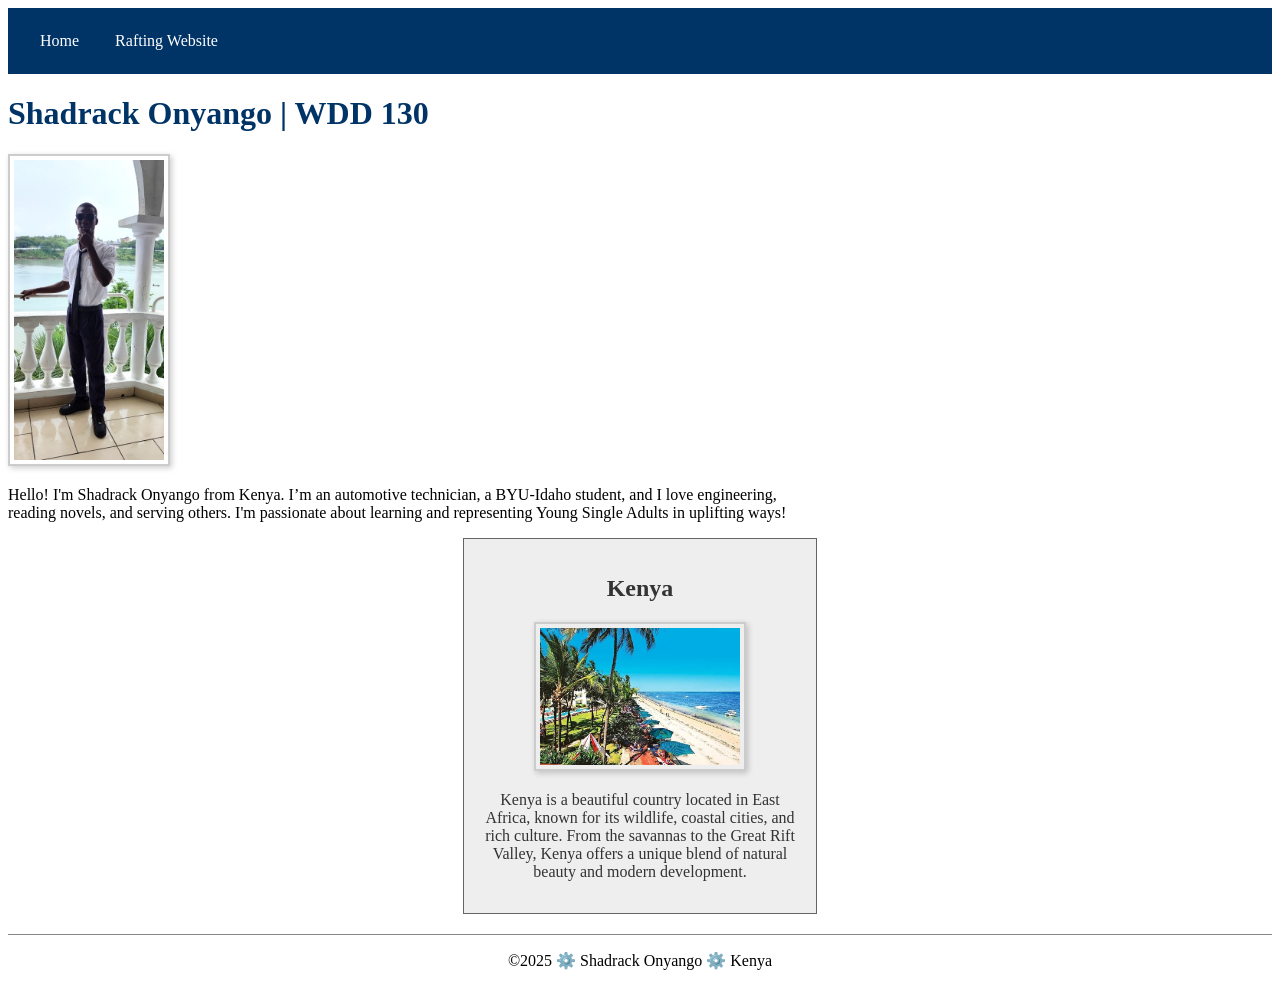
<file: index.html>
<!DOCTYPE html>
<html lang="en-US">
  
  <head>
    <meta charset="utf-8">
    <meta name="viewport" content="width=device-width,initial-scale=1.0">
    <meta name="description" content="Shadrack Onyango's homepage for WDD 130. Learn more about Shadrack, his interests, and web development journey.">
    <meta name="author" content="Shadrack Onyango">
      
    <title>Shadrack Onyango | WDD 130</title>
    <link rel="stylesheet" href="styles/styles.css">

  </head>
  <body>
    <header>
      <nav>
        <a href="#">Home</a>
        <a href="wwr/">Rafting Website</a>
      </nav>
    </header>

  <div class="grid">
    <main>
      <h1>Shadrack Onyango | WDD 130</h1>
      <img src="images/profile.jpg" alt="My profile image" >
      <p>Hello! I'm Shadrack Onyango from Kenya. I’m an automotive technician, a BYU-Idaho student, and I love engineering, reading novels, and serving others. I'm passionate about learning and representing Young Single Adults in uplifting ways!</p>
    </main>
    
    <aside>
      <h2>Kenya</h2>
      <img src="images/kenya.jpg" alt="Scenic view of Kenya" >
      <p>Kenya is a beautiful country located in East Africa, known for its wildlife, coastal cities, and rich culture. From the savannas to the Great Rift Valley, Kenya offers a unique blend of natural beauty and modern development.</p>
    </aside>
  </div>   
    
    <footer>
      <p>&copy;2025 ⚙️ Shadrack Onyango ⚙️ Kenya</p>
    </footer>
  </body>
</html>
</file>
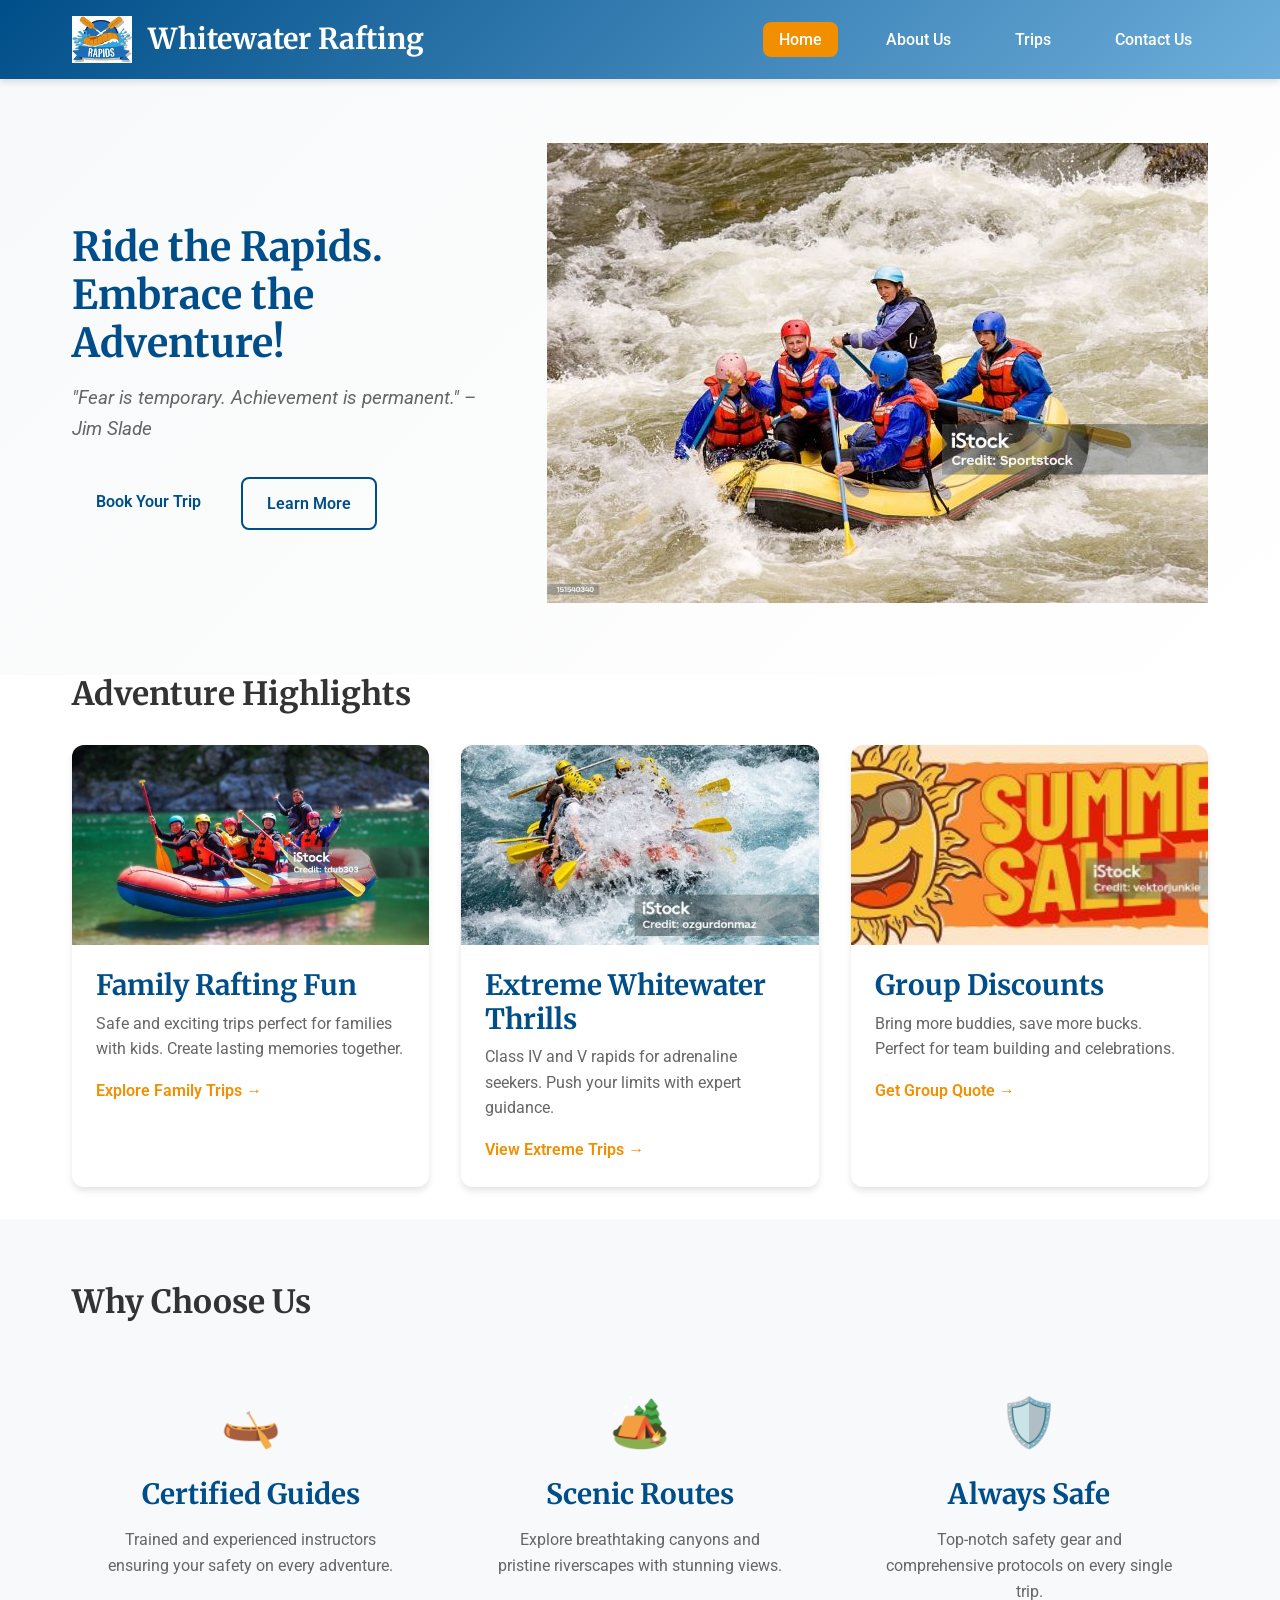
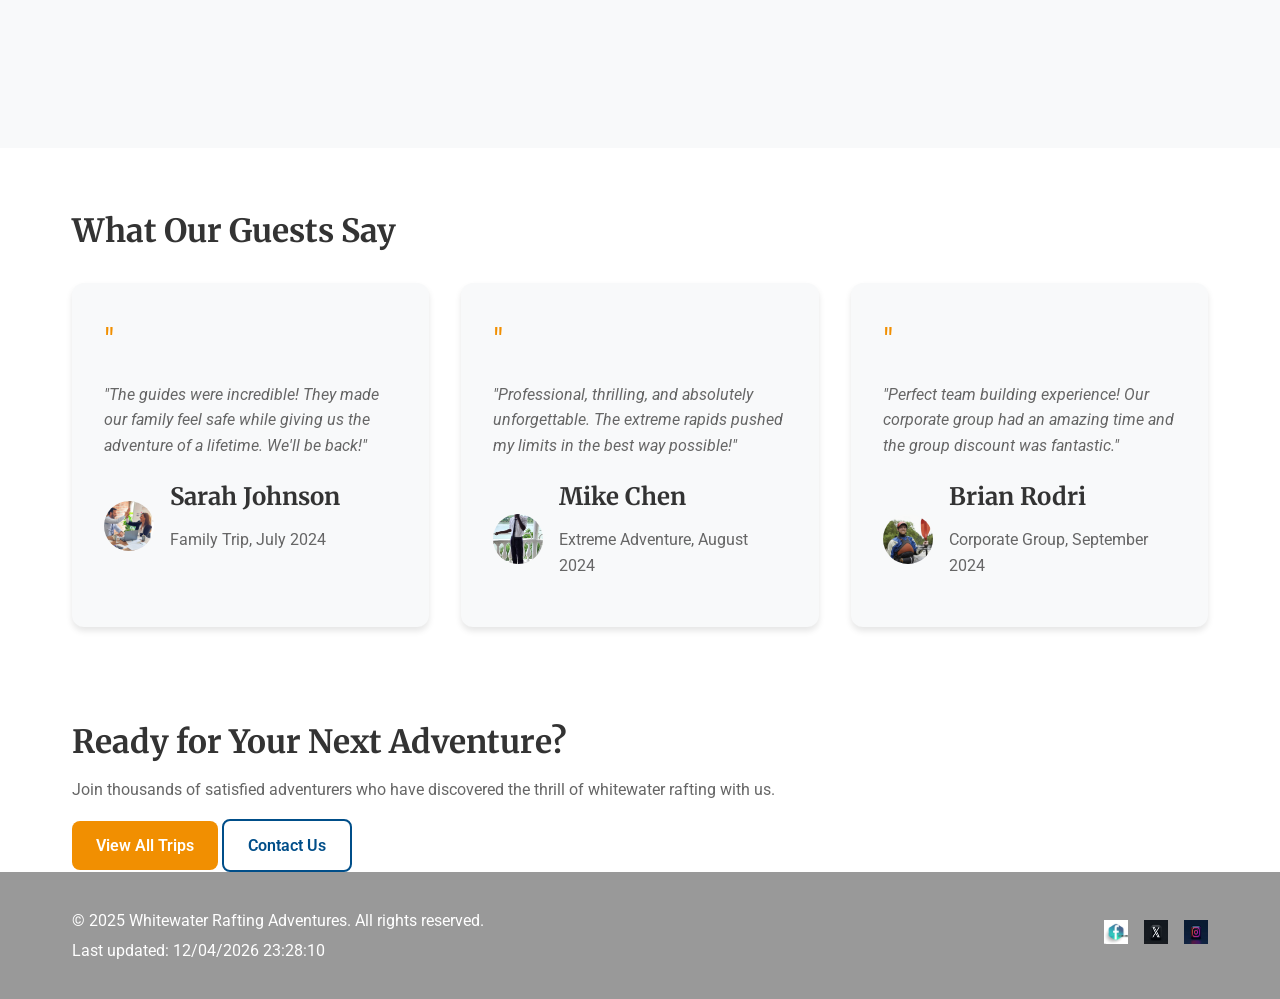
<file: wwr/index.html>
<!DOCTYPE html>
<html lang="en-US">
<head>
  <meta charset="utf-8">
  <meta name="viewport" content="width=device-width, initial-scale=1.0">
  <meta name="description" content="Thrilling whitewater rafting adventures, expert guides, and unforgettable journeys. Book yours today!">
  <meta name="author" content="Shadrack Onyango">
  <title>Whitewater Rafting Adventures | Home</title>

  <!-- Google Fonts -->
  <link rel="preconnect" href="https://fonts.googleapis.com">
  <link rel="preconnect" href="https://fonts.gstatic.com" crossorigin>
  <link href="https://fonts.googleapis.com/css2?family=Merriweather:wght@700&family=Roboto:wght@400;700&display=swap" rel="stylesheet">

  <link rel="stylesheet" href="styles/complete-styles.css">
</head>
<body>
  <!-- Header & Navigation -->
  <header class="header">
    <div class="container">
      <div class="nav-wrapper">
        <div class="logo-section">
          <img src="images/logo.png" alt="Whitewater Rafting Adventures Logo" class="logo">
          <h1>Whitewater Rafting</h1>
        </div>
        <nav class="main-nav">
          <ul class="nav-list">
            <li><a href="index.html" class="nav-link active">Home</a></li>
            <li><a href="about.html" class="nav-link">About Us</a></li>
            <li><a href="trips.html" class="nav-link">Trips</a></li>
            <li><a href="contact.html" class="nav-link">Contact Us</a></li>
          </ul>
        </nav>
      </div>
    </div>
  </header>

  <!-- Hero Section with Enhanced Layout -->
  <section class="hero-section">
    <div class="container">
      <div class="hero-grid">
        <div class="hero-content">
          <h2 class="hero-title">Ride the Rapids. Embrace the Adventure!</h2>
          <p class="hero-quote">"Fear is temporary. Achievement is permanent." – Jim Slade</p>
          <div class="hero-actions">
            <a href="trips.html" class="btn-cta">Book Your Trip</a>
            <a href="about.html" class="btn-secondary">Learn More</a>
          </div>
        </div>
        <div class="hero-visual">
          <img src="images/hero.jpg" alt="White water rafting adventure" class="hero-image">
        </div>
      </div>
    </div>
  </section>

  <!-- Adventure Highlights with Card Layout -->
  <section class="adventures-section">
    <div class="container">
      <h2 class="section-title">Adventure Highlights</h2>
      <div class="adventures-grid">
        <div class="adventure-card">
          <div class="card-image">
            <img src="images/family-rafting.jpg" alt="Family rafting fun" loading="lazy">
          </div>
          <div class="card-content">
            <h3>Family Rafting Fun</h3>
            <p>Safe and exciting trips perfect for families with kids. Create lasting memories together.</p>
            <a href="trips.html" class="card-link">Explore Family Trips →</a>
          </div>
        </div>

        <div class="adventure-card">
          <div class="card-image">
            <img src="images/whitewater-thrill.jpg" alt="Extreme whitewater" loading="lazy">
          </div>
          <div class="card-content">
            <h3>Extreme Whitewater Thrills</h3>
            <p>Class IV and V rapids for adrenaline seekers. Push your limits with expert guidance.</p>
            <a href="trips.html" class="card-link">View Extreme Trips →</a>
          </div>
        </div>

        <div class="adventure-card">
          <div class="card-image">
            <img src="images/group-discount.jpg" alt="Group rafting discount" loading="lazy">
          </div>
          <div class="card-content">
            <h3>Group Discounts</h3>
            <p>Bring more buddies, save more bucks. Perfect for team building and celebrations.</p>
            <a href="contact.html" class="card-link">Get Group Quote →</a>
          </div>
        </div>
      </div>
    </div>
  </section>

  <!-- Why Choose Us with Icon Grid -->
  <section class="features-section">
    <div class="container">
      <h2 class="section-title">Why Choose Us</h2>
      <div class="features-grid">
        <div class="feature-item">
          <div class="feature-icon">🛶</div>
          <h3>Certified Guides</h3>
          <p>Trained and experienced instructors ensuring your safety on every adventure.</p>
        </div>
        <div class="feature-item">
          <div class="feature-icon">🏕️</div>
          <h3>Scenic Routes</h3>
          <p>Explore breathtaking canyons and pristine riverscapes with stunning views.</p>
        </div>
        <div class="feature-item">
          <div class="feature-icon">🛡️</div>
          <h3>Always Safe</h3>
          <p>Top-notch safety gear and comprehensive protocols on every single trip.</p>
        </div>
      </div>
    </div>
  </section>

  <!-- Testimonials with Enhanced Cards -->
  <section class="testimonials-section">
    <div class="container">
      <h2 class="section-title">What Our Guests Say</h2>
      <div class="testimonials-grid">
        <div class="testimonial-card">
          <div class="quote-icon">"</div>
          <p class="testimonial-text">"The guides were incredible! They made our family feel safe while giving us the adventure of a lifetime. We'll be back!"</p>
          <div class="testimonial-author">
            <img src="images/happy-customer.jpg" alt="Sarah Johnson" class="author-image">
            <div class="author-info">
              <h4>Sarah Johnson</h4>
              <p>Family Trip, July 2024</p>
            </div>
          </div>
        </div>

        <div class="testimonial-card">
          <div class="quote-icon">"</div>
          <p class="testimonial-text">"Professional, thrilling, and absolutely unforgettable. The extreme rapids pushed my limits in the best way possible!"</p>
          <div class="testimonial-author">
            <img src="images/profile.jpg" alt="Mike Chen" class="author-image">
            <div class="author-info">
              <h4>Mike Chen</h4>
              <p>Extreme Adventure, August 2024</p>
            </div>
          </div>
        </div>

        <div class="testimonial-card">
          <div class="quote-icon">"</div>
          <p class="testimonial-text">"Perfect team building experience! Our corporate group had an amazing time and the group discount was fantastic."</p>
          <div class="testimonial-author">
            <img src="images/employee1.jpg" alt="Lisa Rodriguez" class="author-image">
            <div class="author-info">
              <h4>Brian Rodri</h4>
              <p>Corporate Group, September 2024</p>
            </div>
          </div>
        </div>
      </div>
    </div>
  </section>

  <!-- Call to Action Section -->
  <section class="cta-section">
    <div class="container">
      <div class="cta-content">
        <h2>Ready for Your Next Adventure?</h2>
        <p>Join thousands of satisfied adventurers who have discovered the thrill of whitewater rafting with us.</p>
        <div class="cta-buttons">
          <a href="trips.html" class="btn-primary">View All Trips</a>
          <a href="contact.html" class="btn-outline">Contact Us</a>
        </div>
      </div>
    </div>
  </section>

  <!-- Footer -->
  <footer class="footer">
    <div class="container">
      <div class="footer-content">
        <div class="footer-info">
          <p>&copy; 2025 Whitewater Rafting Adventures. All rights reserved.</p>
          <p>Last updated: <span id="last-updated"></span></p>
        </div>
        <div class="social-links">
          <a href="https://facebook.com" target="_blank" aria-label="Facebook">
            <img src="images/facebook.png" alt="Facebook">
          </a>
          <a href="https://twitter.com" target="_blank" aria-label="Twitter">
            <img src="images/twitter.png" alt="Twitter">
          </a>
          <a href="https://instagram.com" target="_blank" aria-label="Instagram">
            <img src="images/instagram.png" alt="Instagram">
          </a>
        </div>
      </div>
    </div>
  </footer>

  <script>
    // Update last modified date
    document.getElementById('last-updated').textContent = document.lastModified;
  </script>
</body>
</html>
</file>
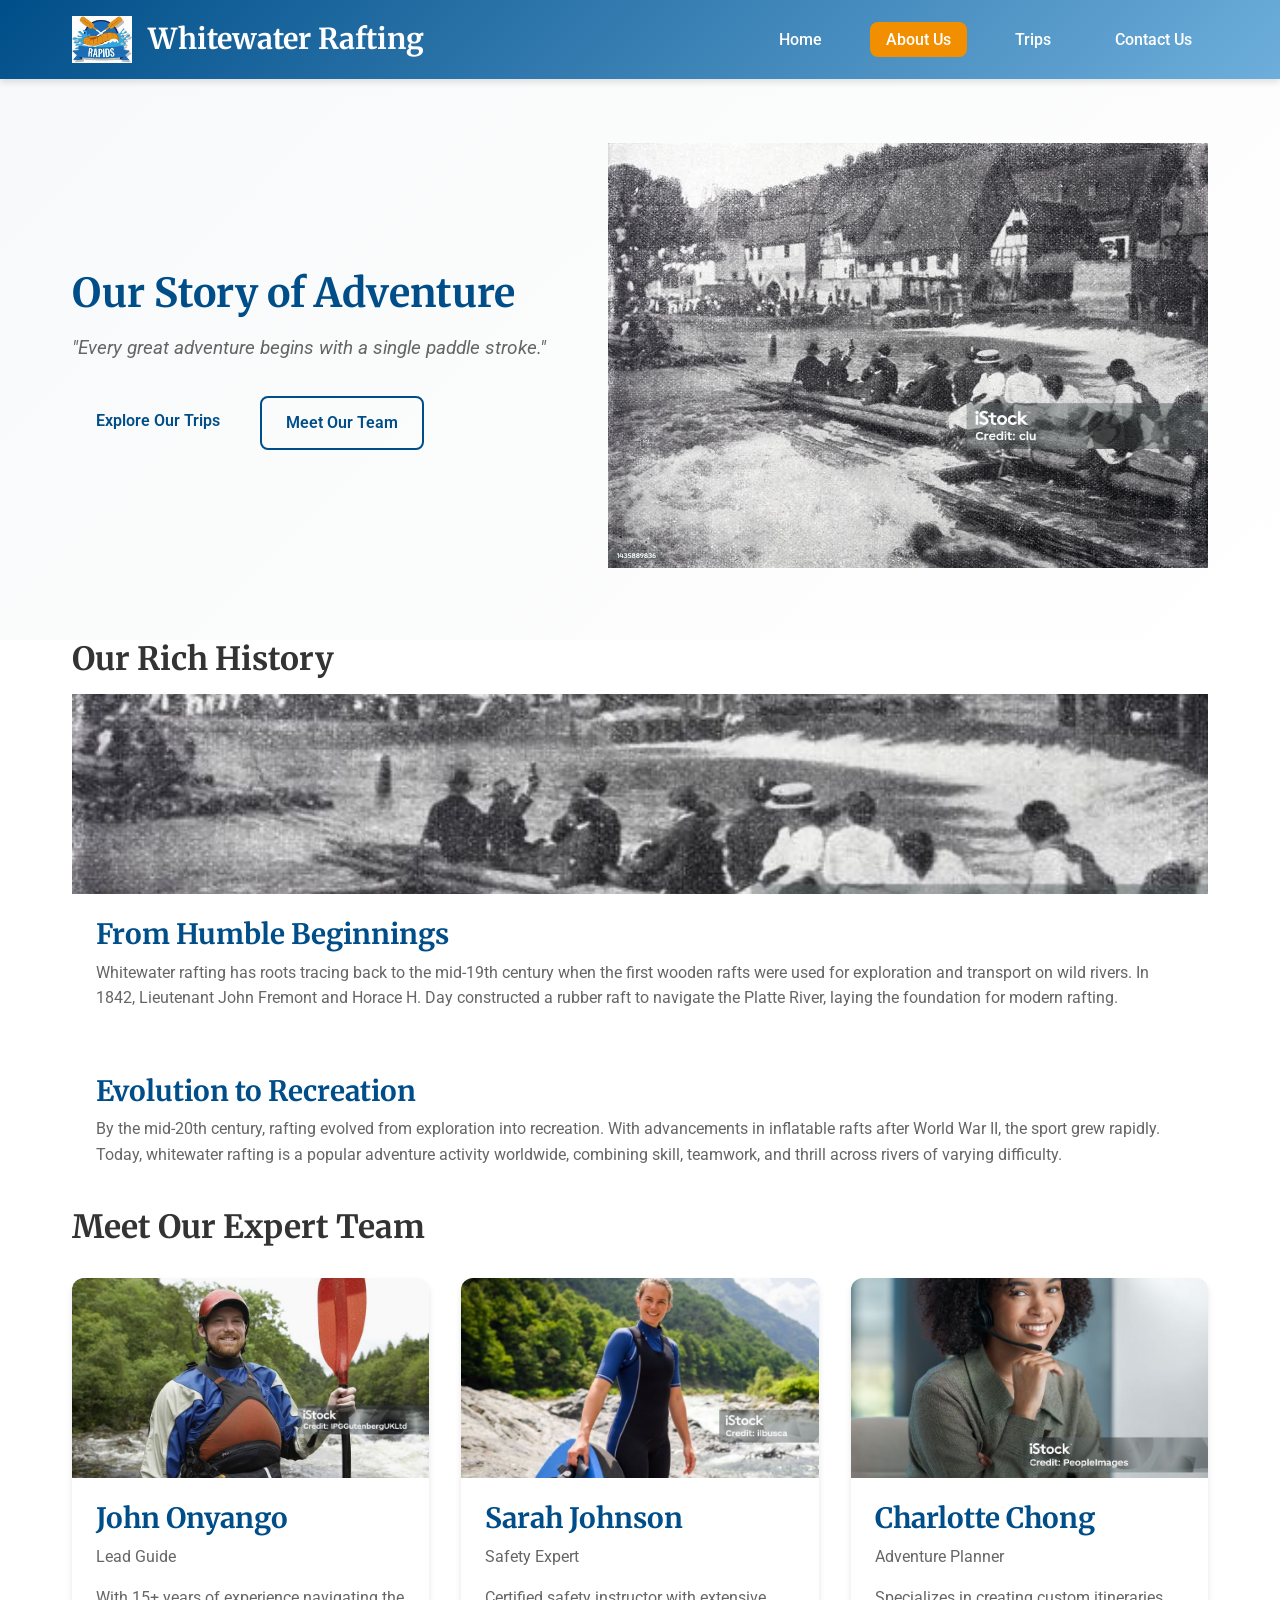
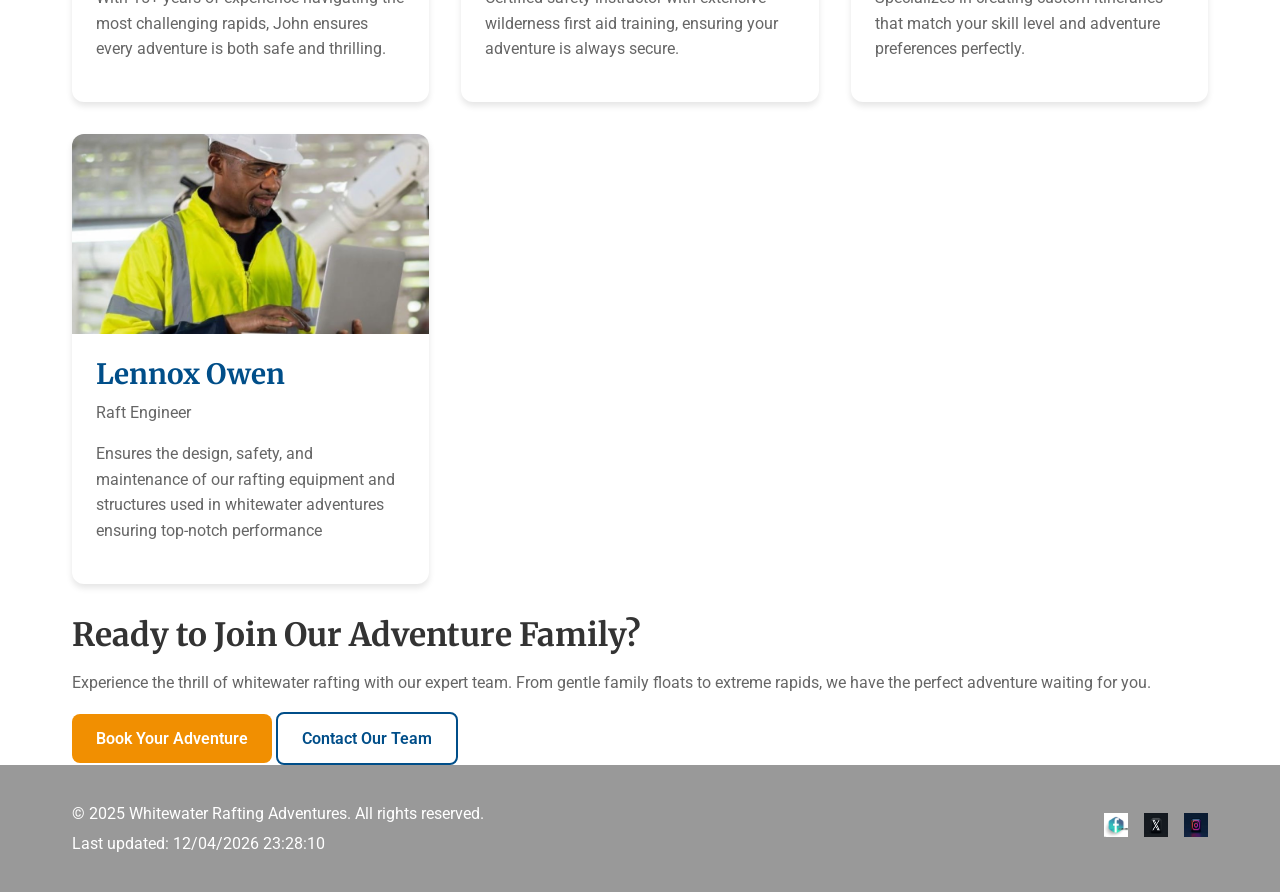
<file: wwr/about.html>
<!DOCTYPE html>
<html lang="en-US">
<head>
  <meta charset="utf-8">
  <meta name="viewport" content="width=device-width, initial-scale=1.0">
  <meta name="description" content="Learn about our whitewater rafting company's history, mission, and expert team.">
  <meta name="author" content="Shadrack Onyango">
  <title>About Us | Whitewater Rafting Adventures</title>

  <!-- Google Fonts -->
  <link rel="preconnect" href="https://fonts.googleapis.com">
  <link rel="preconnect" href="https://fonts.gstatic.com" crossorigin>
  <link href="https://fonts.googleapis.com/css2?family=Merriweather:wght@700&family=Roboto:wght@400;700&display=swap" rel="stylesheet">

  <link rel="stylesheet" href="styles/complete-styles.css">
</head>
<body>
  <!-- Header & Navigation -->
  <header class="header">
    <div class="container">
      <div class="nav-wrapper">
        <div class="logo-section">
          <img src="images/logo.png" alt="Whitewater Rafting Adventures Logo" class="logo">
          <h1>Whitewater Rafting</h1>
        </div>
        <nav class="main-nav">
          <ul class="nav-list">
            <li><a href="index.html" class="nav-link">Home</a></li>
            <li><a href="about.html" class="nav-link active">About Us</a></li>
            <li><a href="trips.html" class="nav-link">Trips</a></li>
            <li><a href="contact.html" class="nav-link">Contact Us</a></li>
          </ul>
        </nav>
      </div>
    </div>
  </header>

  <!-- Hero Section -->
  <section class="hero-section">
    <div class="container">
      <div class="hero-grid">
        <div class="hero-content">
          <h2 class="hero-title">Our Story of Adventure</h2>
          <p class="hero-quote">"Every great adventure begins with a single paddle stroke."</p>
          <div class="hero-actions">
            <a href="trips.html" class="btn-cta">Explore Our Trips</a>
            <a href="contact.html" class="btn-secondary">Meet Our Team</a>
          </div>
        </div>
        <div class="hero-visual">
          <img src="images/history.jpg" alt="Rafting team on the river" class="hero-image">
        </div>
      </div>
    </div>
  </section>

  <!-- History Section -->
  <section class="history-section">
    <div class="container">
      <h2 class="section-title">Our Rich History</h2>
      <div class="history-grid">
        <div class="history-card">
          <div class="card-image">
            <img src="images/history.jpg" alt="Rafting History" loading="lazy">
          </div>
          <div class="card-content">
            <h3>From Humble Beginnings</h3>
            <p>Whitewater rafting has roots tracing back to the mid-19th century when the first wooden rafts were used for exploration and transport on wild rivers. In 1842, Lieutenant John Fremont and Horace H. Day constructed a rubber raft to navigate the Platte River, laying the foundation for modern rafting.</p>
          </div>
        </div>
        <div class="history-card">
          <div class="card-content">
            <h3>Evolution to Recreation</h3>
            <p>By the mid-20th century, rafting evolved from exploration into recreation. With advancements in inflatable rafts after World War II, the sport grew rapidly. Today, whitewater rafting is a popular adventure activity worldwide, combining skill, teamwork, and thrill across rivers of varying difficulty.</p>
          </div>
        </div>
      </div>
    </div>
  </section>

  <!-- Our Team Section -->
  <section class="team-section">
    <div class="container">
      <h2 class="section-title">Meet Our Expert Team</h2>
      <div class="team-grid">
        <div class="team-card">
          <div class="card-image">
            <img src="images/employee1.jpg" alt="John Onyango - Lead Guide" loading="lazy">
          </div>
          <div class="card-content">
            <h3>John Onyango</h3>
            <p class="team-role">Lead Guide</p>
            <p>With 15+ years of experience navigating the most challenging rapids, John ensures every adventure is both safe and thrilling.</p>
          </div>
        </div>

        <div class="team-card">
          <div class="card-image">
            <img src="images/employee2.jpg" alt="Sarah Johnson - Safety Expert" loading="lazy">
          </div>
          <div class="card-content">
            <h3>Sarah Johnson</h3>
            <p class="team-role">Safety Expert</p>
            <p>Certified safety instructor with extensive wilderness first aid training, ensuring your adventure is always secure.</p>
          </div>
        </div>

        <div class="team-card">
          <div class="card-image">
            <img src="images/employee3.jpg" alt=" Chen Chong- Adventure Planner" loading="lazy">
          </div>
          <div class="card-content">
            <h3> Charlotte Chong</h3>
            <p class="team-role">Adventure Planner</p>
            <p>Specializes in creating custom itineraries that match your skill level and adventure preferences perfectly.</p>
          </div>
        </div>

        <div class="team-card">
          <div class="card-image">
            <img src="images/employee4.jpg" alt="Lisa Rodriguez - Customer Service" loading="lazy">
          </div>
          <div class="card-content">
            <h3>Lennox Owen</h3>
            <p class="team-role"> Raft Engineer</p>
            <p> Ensures the design, safety, and maintenance of our rafting equipment and structures used in whitewater adventures  ensuring top-notch performance</p>
          </div>
        </div>
      </div>
    </div>
  </section>

  <!-- Call to Action Section -->
  <section class="cta-section">
    <div class="container">
      <div class="cta-content">
        <h2>Ready to Join Our Adventure Family?</h2>
        <p>Experience the thrill of whitewater rafting with our expert team. From gentle family floats to extreme rapids, we have the perfect adventure waiting for you.</p>
        <div class="cta-buttons">
          <a href="trips.html" class="btn-primary">Book Your Adventure</a>
          <a href="contact.html" class="btn-outline">Contact Our Team</a>
        </div>
      </div>
    </div>
  </section>

  <!-- Footer -->
  <footer class="footer">
    <div class="container">
      <div class="footer-content">
        <div class="footer-info">
          <p>&copy; 2025 Whitewater Rafting Adventures. All rights reserved.</p>
          <p>Last updated: <span id="last-updated"></span></p>
        </div>
        <div class="social-links">
          <a href="https://facebook.com" target="_blank" aria-label="Facebook">
            <img src="images/facebook.png" alt="Facebook">
          </a>
          <a href="https://twitter.com" target="_blank" aria-label="Twitter">
            <img src="images/twitter.png" alt="Twitter">
          </a>
          <a href="https://instagram.com" target="_blank" aria-label="Instagram">
            <img src="images/instagram.png" alt="Instagram">
          </a>
        </div>
      </div>
    </div>
  </footer>

  <script>
    // Update last modified date
    document.getElementById('last-updated').textContent = document.lastModified;
  </script>
</body>
</html>
</file>
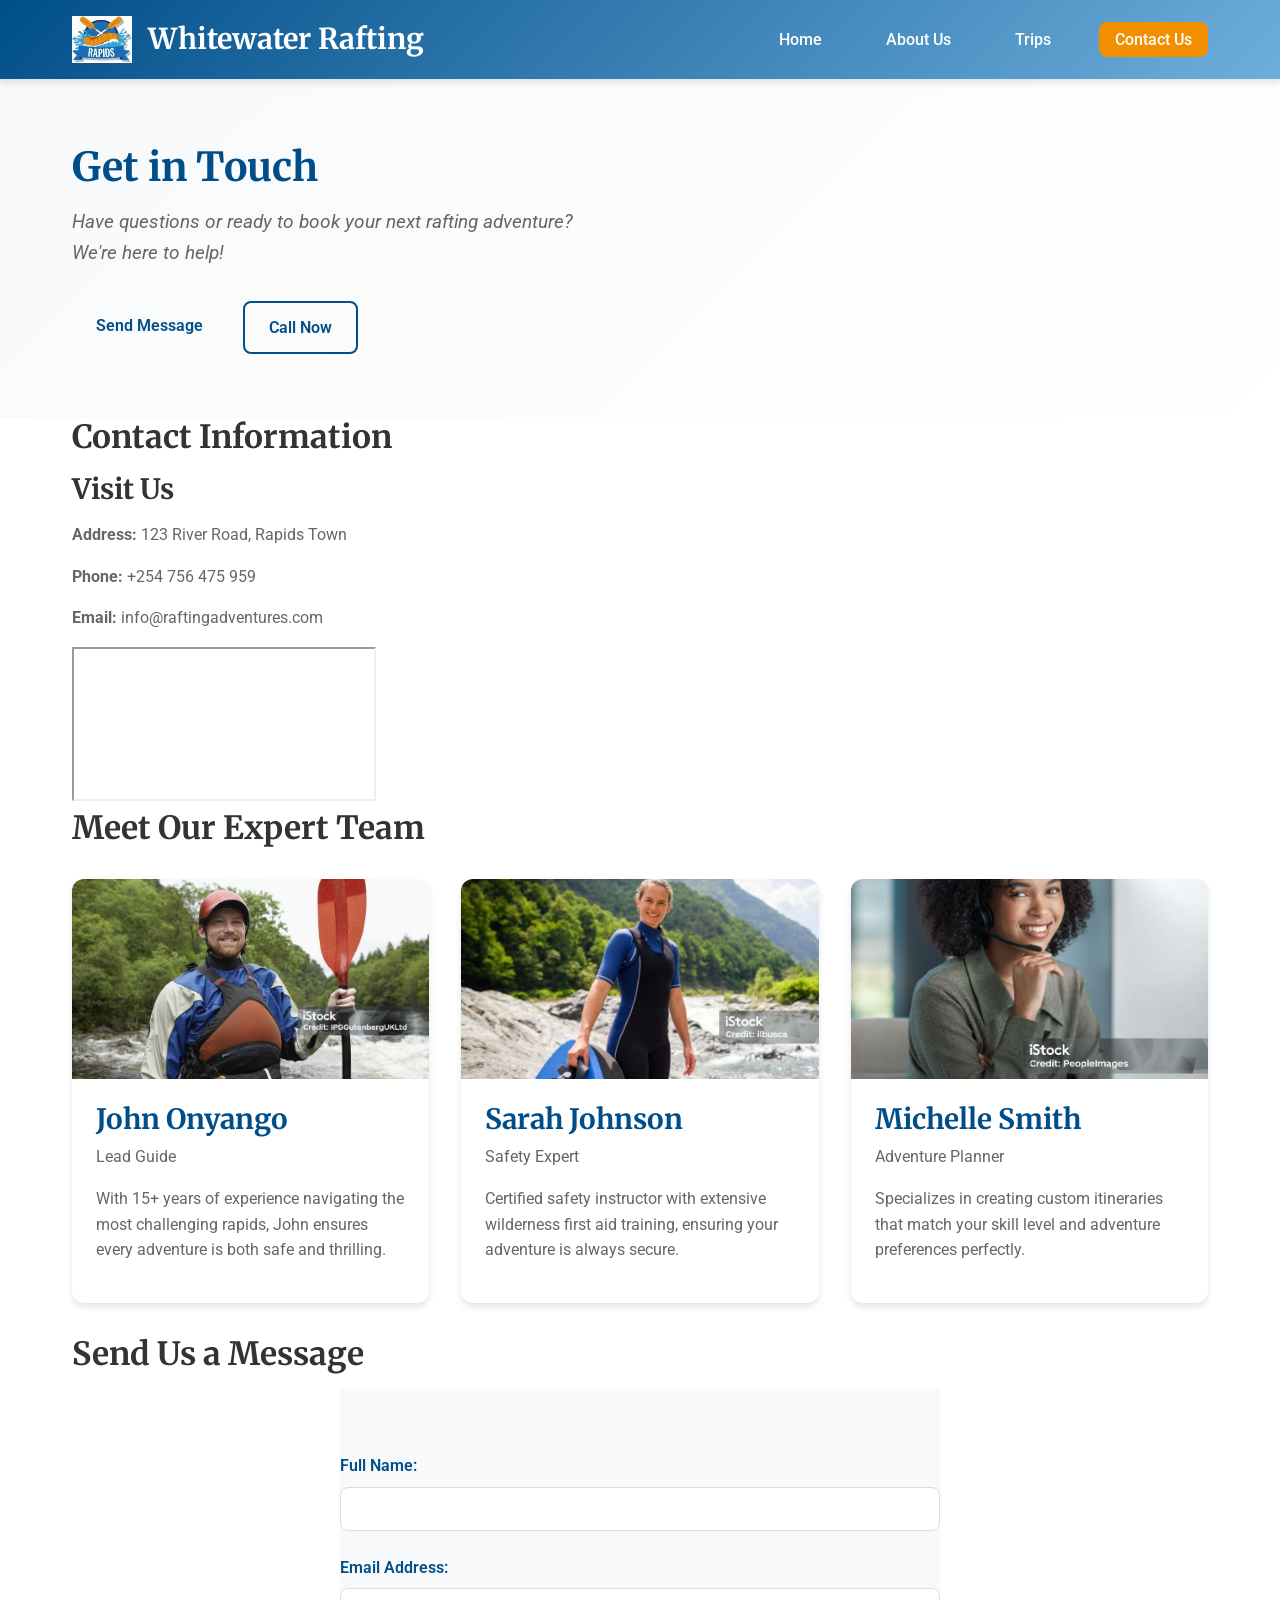
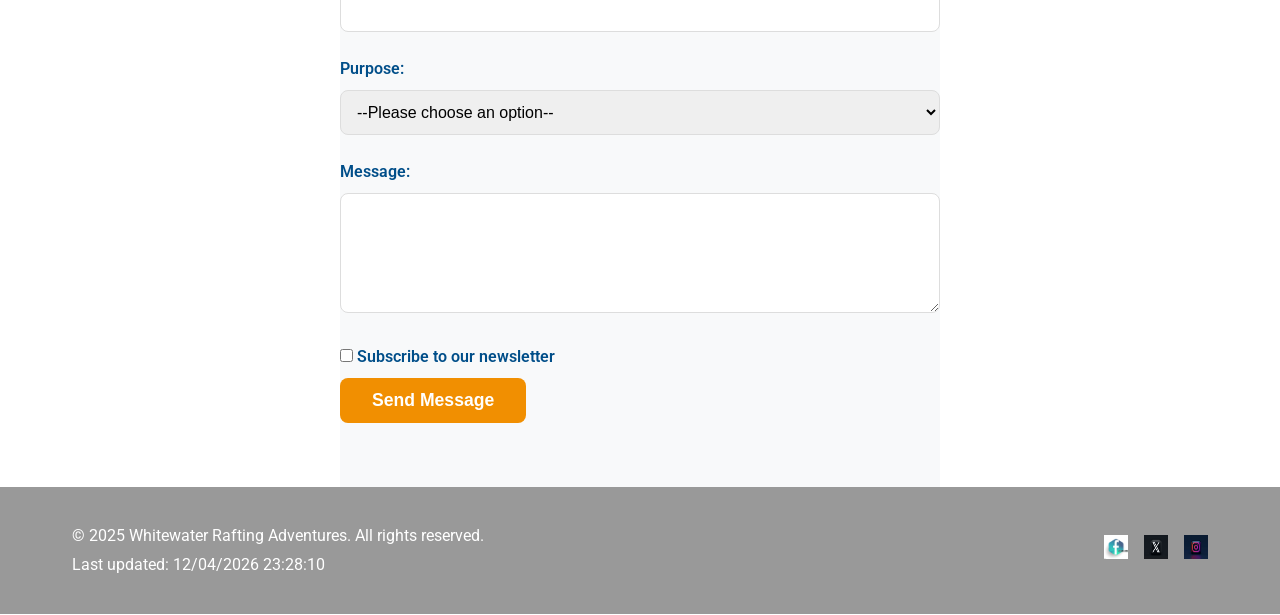
<file: wwr/contact.html>
<!DOCTYPE html>
<html lang="en-US">
<head>
  <meta charset="utf-8">
  <meta name="viewport" content="width=device-width, initial-scale=1.0">
  <meta name="description" content="Contact Whitewater Rafting Adventures for bookings, inquiries, and adventure details.">
  <meta name="author" content="Shadrack Onyango">
  <title>Contact Us | Whitewater Rafting Adventures</title>

  <!-- Google Fonts -->
  <link rel="preconnect" href="https://fonts.googleapis.com">
  <link rel="preconnect" href="https://fonts.gstatic.com" crossorigin>
  <link href="https://fonts.googleapis.com/css2?family=Merriweather:wght@700&family=Roboto:wght@400;700&display=swap" rel="stylesheet">

  <link rel="stylesheet" href="styles/complete-styles.css">
</head>
<body>
  <!-- Header & Navigation -->
  <header class="header">
    <div class="container">
      <div class="nav-wrapper">
        <div class="logo-section">
          <img src="images/logo.png" alt="Whitewater Rafting Adventures Logo" class="logo">
          <h1>Whitewater Rafting</h1>
        </div>
        <nav class="main-nav">
          <ul class="nav-list">
            <li><a href="index.html" class="nav-link">Home</a></li>
            <li><a href="about.html" class="nav-link">About Us</a></li>
            <li><a href="trips.html" class="nav-link">Trips</a></li>
            <li><a href="contact.html" class="nav-link active">Contact Us</a></li>
          </ul>
        </nav>
      </div>
    </div>
  </header>

  <main>
    <!-- Hero Section -->
    <section class="hero-section">
      <div class="container">
        <div class="hero-grid">
          <div class="hero-content">
            <h2 class="hero-title">Get in Touch</h2>
            <p class="hero-quote">Have questions or ready to book your next rafting adventure? We're here to help!</p>
            <div class="hero-actions">
              <a href="#contact-form" class="btn-cta">Send Message</a>
              <a href="tel:+254712345678" class="btn-secondary">Call Now</a>
            </div>
          </div>
        </div>
      </div>
    </section>

    <!-- Contact Information Section -->
    <section class="contact-section">
      <div class="container">
        <h2 class="section-title">Contact Information</h2>
        <div class="contact-grid">
          <div class="contact-card">
            <h3>Visit Us</h3>
            <p><strong>Address:</strong> 123 River Road, Rapids Town</p>
            <p><strong>Phone:</strong> +254 756 475 959</p>
            <p><strong>Email:</strong> info@raftingadventures.com</p>
          </div>
          
          <!-- Google Map Embed -->
          <div class="map-container">
            <iframe src="https://www.google.com/maps/embed?pb=!1m18!1m12!1m3!1d3989.676815281419!2d39.66820657472966!3d-4.043477395911308!2m3!1f0!2f0!3f0!3m2!1i1024!2i768!4f13.1!3m3!1m2!1s0x184013b67af92a43%3A0xceda88c3a5c3a5ed!2sMombasa!5e0!3m2!1sen!2ske!4v1691584501234!5m2!1sen!2ske" allowfullscreen="" loading="lazy"></iframe>
          </div>
        </div>
      </div>
    </section>

    <!-- Team Section -->
    <section class="team-section">
      <div class="container">
        <h2 class="section-title">Meet Our Expert Team</h2>
        <div class="team-grid">
          <div class="team-card">
            <div class="card-image">
              <img src="images/employee1.jpg" alt="John Onyango - Lead Guide" loading="lazy">
            </div>
            <div class="card-content">
              <h3>John Onyango</h3>
              <p class="team-role">Lead Guide</p>
              <p>With 15+ years of experience navigating the most challenging rapids, John ensures every adventure is both safe and thrilling.</p>
            </div>
          </div>

          <div class="team-card">
            <div class="card-image">
              <img src="images/employee2.jpg" alt="Sarah Johnson - Safety Expert" loading="lazy">
            </div>
            <div class="card-content">
              <h3>Sarah Johnson</h3>
              <p class="team-role">Safety Expert</p>
              <p>Certified safety instructor with extensive wilderness first aid training, ensuring your adventure is always secure.</p>
            </div>
          </div>

          <div class="team-card">
            <div class="card-image">
              <img src="images/employee3.jpg" alt="Michelle Smith - Adventure Planner" loading="lazy">
            </div>
            <div class="card-content">
              <h3>Michelle Smith</h3>
              <p class="team-role">Adventure Planner</p>
              <p>Specializes in creating custom itineraries that match your skill level and adventure preferences perfectly.</p>
            </div>
          </div>
        </div>
      </div>
    </section>

    <!-- Contact Form Section -->
    <section class="contact-form-section" id="contact-form">
      <div class="container">
        <h2 class="section-title">Send Us a Message</h2>
        <form class="contact-form">
          <div class="form-group">
            <label for="fullname">Full Name:</label>
            <input type="text" id="fullname" name="fullname" required pattern="[A-Za-z\s]+" title="Please enter text only (no numbers allowed)" >
          </div>

          <div class="form-group">
            <label for="email">Email Address:</label>
            <input type="email" id="email" name="email" required>
          </div>

          <div class="form-group">
            <label for="purpose">Purpose:</label>
            <select id="purpose" name="purpose" required>
              <option value="">--Please choose an option--</option>
              <option value="booking">Booking</option>
              <option value="inquiry">General Inquiry</option>
              <option value="feedback">Feedback</option>
            </select>
          </div>

          <div class="form-group">
            <label for="message">Message:</label>
            <textarea id="message" name="message" rows="5" required></textarea>
          </div>

          <div class="form-group">
            <label class="checkbox-label">
              <input type="checkbox" name="subscribe">
              Subscribe to our newsletter
            </label>
          </div>

          <button type="submit" class="btn-primary">Send Message</button>
        </form>
      </div>
    </section>
  </main>

  <!-- Footer -->
  <footer class="footer">
    <div class="container">
      <div class="footer-content">
        <div class="footer-info">
          <p>&copy; 2025 Whitewater Rafting Adventures. All rights reserved.</p>
          <p>Last updated: <span id="last-updated"></span></p>
        </div>
        <div class="social-links">
          <a href="https://facebook.com" target="_blank" aria-label="Facebook">
            <img src="images/facebook.png" alt="Facebook">
          </a>
          <a href="https://twitter.com" target="_blank" aria-label="Twitter">
            <img src="images/twitter.png" alt="Twitter">
          </a>
          <a href="https://instagram.com" target="_blank" aria-label="Instagram">
            <img src="images/instagram.png" alt="Instagram">
          </a>
        </div>
      </div>
    </div>
  </footer>

  <script>
    // Update last modified date
    document.getElementById('last-updated').textContent = document.lastModified;
  </script>
</body>
</html>
</file>
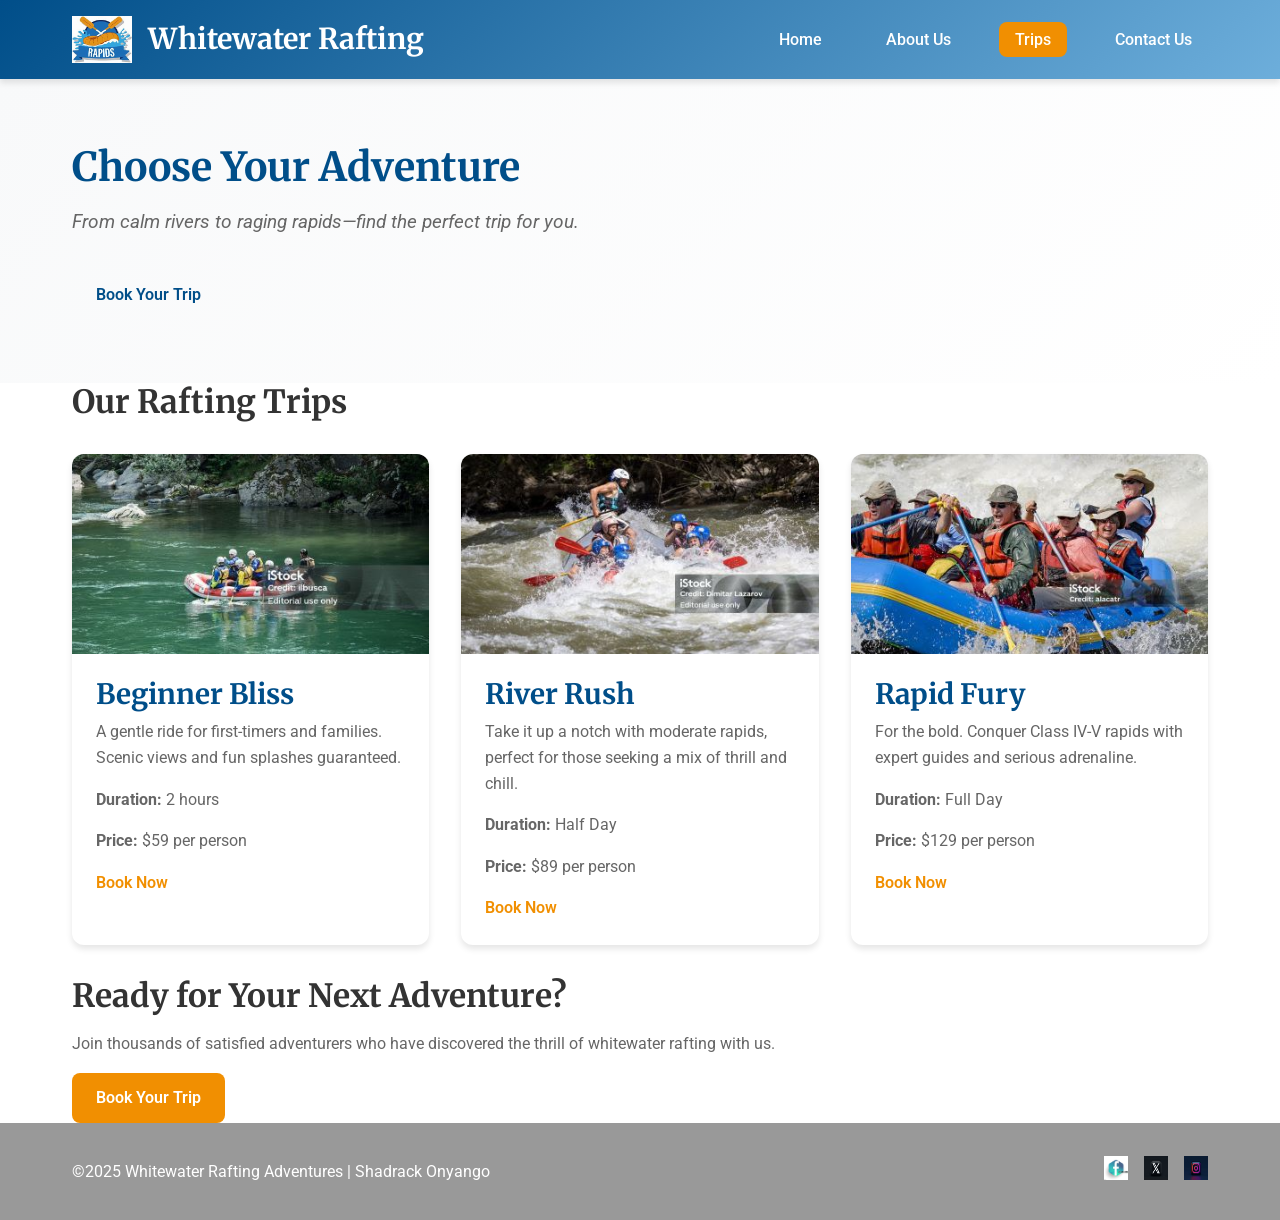
<file: wwr/trips.html>
<!DOCTYPE html>
<html lang="en-US">
<head>
  <meta charset="utf-8">
  <meta name="viewport" content="width=device-width, initial-scale=1.0">
  <meta name="description" content="Explore our thrilling whitewater rafting trips for all skill levels.">
  <meta name="author" content="Shadrack Onyango">
  <title>Whitewater Rafting Adventures | Trips</title>

  <!-- Google Fonts -->
  <link rel="preconnect" href="https://fonts.googleapis.com">
  <link rel="preconnect" href="https://fonts.gstatic.com" crossorigin>
  <link href="https://fonts.googleapis.com/css2?family=Merriweather:wght@700&family=Roboto:wght@400;700&display=swap" rel="stylesheet">

  <link rel="stylesheet" href="styles/complete-styles.css">
</head>
<body>
  <!-- Header & Navigation -->
  <header class="header">
    <div class="container">
      <div class="nav-wrapper">
        <div class="logo-section">
          <img src="images/logo.png" alt="Whitewater Rafting Adventures Logo" class="logo">
          <h1>Whitewater Rafting</h1>
        </div>
        <nav class="main-nav">
          <ul class="nav-list">
            <li><a href="index.html" class="nav-link">Home</a></li>
            <li><a href="about.html" class="nav-link">About Us</a></li>
            <li><a href="trips.html" class="nav-link active">Trips</a></li>
            <li><a href="contact.html" class="nav-link">Contact Us</a></li>
          </ul>
        </nav>
      </div>
    </div>
  </header>

  <!-- Hero Section -->
  <section class="hero-section">
    <div class="container">
      <div class="hero-grid">
        <div class="hero-content">
          <h2 class="hero-title">Choose Your Adventure</h2>
          <p class="hero-quote">From calm rivers to raging rapids—find the perfect trip for you.</p>
          <div class="hero-actions">
            <a href="contact.html" class="btn-cta">Book Your Trip</a>
          </div>
        </div>
      </div>
    </div>
  </section>

  <!-- Adventures Section with Card Grid -->
  <section class="adventures-section">
    <div class="container">
      <h2 class="section-title">Our Rafting Trips</h2>
      <div class="adventures-grid">
        <div class="adventure-card">
          <div class="card-image">
            <img src="images/beginner-trip.jpg" alt="Beginner rafting trip" loading="lazy">
          </div>
          <div class="card-content">
            <h3>Beginner Bliss</h3>
            <p>A gentle ride for first-timers and families. Scenic views and fun splashes guaranteed.</p>
            <p><strong>Duration:</strong> 2 hours</p>
            <p><strong>Price:</strong> $59 per person</p>
            <a href="contact.html" class="card-link">Book Now</a>
          </div>
        </div>

        <div class="adventure-card">
          <div class="card-image">
            <img src="images/intermediate-trip.jpg" alt="Intermediate rafting trip" loading="lazy">
          </div>
          <div class="card-content">
            <h3>River Rush</h3>
            <p>Take it up a notch with moderate rapids, perfect for those seeking a mix of thrill and chill.</p>
            <p><strong>Duration:</strong> Half Day</p>
            <p><strong>Price:</strong> $89 per person</p>
            <a href="contact.html" class="card-link">Book Now</a>
          </div>
        </div>

        <div class="adventure-card">
          <div class="card-image">
            <img src="images/expert-trip.jpg" alt="Expert rafting trip" loading="lazy">
          </div>
          <div class="card-content">
            <h3>Rapid Fury</h3>
            <p>For the bold. Conquer Class IV-V rapids with expert guides and serious adrenaline.</p>
            <p><strong>Duration:</strong> Full Day</p>
            <p><strong>Price:</strong> $129 per person</p>
            <a href="contact.html" class="card-link">Book Now</a>
          </div>
        </div>
      </div>
    </div>
  </section>

  <!-- CTA Section -->
  <section class="cta-section">
    <div class="container">
      <div class="cta-content">
        <h2>Ready for Your Next Adventure?</h2>
        <p>Join thousands of satisfied adventurers who have discovered the thrill of whitewater rafting with us.</p>
        <div class="cta-buttons">
          <a href="contact.html" class="btn-primary">Book Your Trip</a>
        </div>
      </div>
    </div>
  </section>

  <!-- Footer -->
  <footer class="footer">
    <div class="container">
      <div class="footer-content">
        <div class="footer-info">
          <p>&copy;2025 Whitewater Rafting Adventures | Shadrack Onyango</p>
        </div>
        <div class="social-links">
          <a href="https://facebook.com" target="_blank" aria-label="Facebook">
            <img src="images/facebook.png" alt="Facebook">
          </a>
          <a href="https://twitter.com" target="_blank" aria-label="Twitter">
            <img src="images/twitter.png" alt="Twitter">
          </a>
          <a href="https://instagram.com" target="_blank" aria-label="Instagram">
            <img src="images/instagram.png" alt="Instagram">
          </a>
        </div>
      </div>
    </div>
  </footer>
</body>
</html>
</file>
<file: styles/styles.css>
main {
  
  max-width: 800px;
}

main img {
  width: 150px;
  height: auto;
}

aside {
  width: 20rem;
  margin: 1rem auto;
  border: 1px solid rgb(100, 100, 100);
  padding: 1rem;
  background-color: #eee;
  color: #333;
  text-align: center;
}

aside img {
  width: 200px;
  height: auto;
}

p {
  padding: 0;
}

footer {
  margin-top: 20px;
  border-top: 1px solid #888;
  text-align: center;
}

/*Navigation bar Styling*/
nav{
  background-color: #003366; /* BYU Idaho blue*/
  padding: 1rem;
}

/*Navigation links*/
nav a {
  color: white;
  text-decoration: none;
  display: inline-block;
  padding: 0.5rem 1rem;
}

/* Main heading style*/
h1{
  color: #003366;
}

/* All images*/
img{
  width: 150px;
  height: auto;
  border: 2px solid #ccc;
  padding: 4px;
  box-shadow: 2px 2px 6px rgba(0,0,0,0.2);
}

nav a:hover{

  background-color: #0055aa;
  border-radius: 4px;
}
</file>
<file: wwr/styles/complete-styles.css>
/* =======================================================
   COMPLETE WHITEWATER RAFTING CSS
   Unified stylesheet for: index.html, about.html, trips.html, contact.html
   ======================================================= */

/* ------------------ CSS RESET & ROOT VARIABLES ------------------ */
:root {
  /* Color Palette */
  --primary-blue: #004E89;
  --secondary-blue: #6DAEDB;
  --accent-orange: #F18F01;
  --accent-red: #A40606;
  --text-dark: #333333;
  --text-light: #666666;
  --text-white: #ffffff;
  --bg-light: #f8f9fa;
  --bg-white: #ffffff;
  --bg-dark: #222222;
  
  /* Typography */
  --font-primary: 'Roboto', Arial, sans-serif;
  --font-heading: 'Merriweather', serif;
  
  /* Spacing & Layout */
  --max-width: 1200px;
  --section-padding: 4rem 0;
  --container-padding: 0 2rem;
  --border-radius: 8px;
  --border-radius-lg: 12px;
  
  /* Shadows & Effects */
  --shadow-sm: 0 2px 4px rgba(0, 0, 0, 0.1);
  --shadow-md: 0 4px 6px rgba(0, 0, 0, 0.1);
  --shadow-lg: 0 8px 25px rgba(0, 0, 0, 0.15);
  
  /* Transitions */
  --transition: all 0.3s ease;
  --transition-fast: all 0.2s ease;
}

/* CSS Reset */
* {
  margin: 0;
  padding: 0;
  box-sizing: border-box;
}

html {
  scroll-behavior: smooth;
}

body {
  font-family: var(--font-primary);
  line-height: 1.6;
  color: var(--text-dark);
  background-color: var(--bg-white);
}

/* ------------------ TYPOGRAPHY ------------------ */
h1, h2, h3, h4, h5, h6 {
  font-family: var(--font-heading);
  font-weight: 700;
  line-height: 1.2;
  margin-bottom: 1rem;
}

h1 { font-size: 2.5rem; }
h2 { font-size: 2rem; }
h3 { font-size: 1.75rem; }
h4 { font-size: 1.5rem; }

p {
  margin-bottom: 1rem;
  color: var(--text-light);
}

a {
  color: var(--primary-blue);
  text-decoration: none;
  transition: var(--transition);
}

a:hover {
  color: var(--accent-orange);
}

/* ------------------ LAYOUT & CONTAINERS ------------------ */
.container {
  max-width: var(--max-width);
  margin: 0 auto;
  padding: var(--container-padding);
}

.section {
  padding: var(--section-padding);
}

/* ------------------ HEADER & NAVIGATION ------------------ */
.header {
  background: linear-gradient(135deg, var(--primary-blue), var(--secondary-blue));
  color: var(--text-white);
  padding: 1rem 0;
  box-shadow: var(--shadow-md);
  position: sticky;
  top: 0;
  z-index: 1000;
}

.nav-wrapper {
  display: flex;
  justify-content: space-between;
  align-items: center;
  flex-wrap: wrap;
}

.logo-section {
  display: flex;
  align-items: center;
  gap: 1rem;
}

.logo {
  width: 60px;
  height: auto;
}

.logo-section h1 {
  font-size: 1.8rem;
  color: var(--text-white);
  margin: 0;
}

.main-nav .nav-list {
  display: flex;
  list-style: none;
  gap: 2rem;
  margin: 0;
  padding: 0;
}

.nav-link {
  color: var(--text-white);
  text-decoration: none;
  font-weight: 500;
  padding: 0.5rem 1rem;
  border-radius: var(--border-radius);
  transition: var(--transition);
}

.nav-link:hover,
.nav-link.active {
  background-color: var(--accent-orange);
  color: var(--text-white);
}

/* Mobile Navigation */
@media (max-width: 768px) {
  .nav-wrapper {
    flex-direction: column;
    gap: 1rem;
  }
  
  .main-nav .nav-list {
    flex-direction: column;
    gap: 0.5rem;
  }
}

/* ------------------ HERO SECTIONS ------------------ */
.hero-section {
  padding: 4rem 0;
  background: linear-gradient(135deg, var(--bg-light), var(--bg-white));
}

.hero-grid {
  display: grid;
  grid-template-columns: 1fr 1fr;
  gap: 3rem;
  align-items: center;
}

.hero-content {
  text-align: left;
}

.hero-title {
  font-size: 2.5rem;
  color: var(--primary-blue);
  margin-bottom: 1rem;
  line-height: 1.2;
}

.hero-quote {
  font-size: 1.2rem;
  color: var(--text-light);
  margin-bottom: 2rem;
  font-style: italic;
}

.hero-actions {
  display: flex;
  gap: 1rem;
  flex-wrap: wrap;
}

/* ------------------ BUTTONS ------------------ */
.btn-primary,
.btn-secondary,
.btn-cta,
.btn-outline {
  display: inline-block;
  padding: 0.75rem 1.5rem;
  border: none;
  border-radius: var(--border-radius);
  font-size: 1rem;
  font-weight: 600;
  text-decoration: none;
  transition: var(--transition);
  cursor: pointer;
}

.btn-primary {
  background-color: var(--accent-orange);
  color: var(--text-white);
}

.btn-primary:hover {
  background-color: var(--accent-red);
  transform: translateY(-2px);
}

.btn-secondary {
  background-color: transparent;
  color: var(--primary-blue);
  border: 2px solid var(--primary-blue);
}

.btn-secondary:hover {
  background-color: var(--primary-blue);
  color: var(--text-white);
}

.btn-outline {
  background-color: transparent;
  color: var(--primary-blue);
  border: 2px solid var(--primary-blue);
}

.btn-outline:hover {
  background-color: var(--primary-blue);
  color: var(--text-white);
}

/* ------------------ CARD LAYOUTS ------------------ */
.adventures-grid,
.features-grid,
.testimonials-grid,
.team-grid {
  display: grid;
  grid-template-columns: repeat(auto-fit, minmax(300px, 1fr));
  gap: 2rem;
  margin: 2rem 0;
}

.adventure-card,
.feature-card,
.testimonial-card,
.team-card {
  background: var(--bg-white);
  border-radius: var(--border-radius-lg);
  overflow: hidden;
  box-shadow: var(--shadow-md);
  transition: var(--transition);
}

.adventure-card:hover,
.feature-card:hover,
.testimonial-card:hover,
.team-card:hover {
  transform: translateY(-5px);
  box-shadow: var(--shadow-lg);
}

.card-image {
  height: 200px;
  overflow: hidden;
}

.card-image img {
  width: 100%;
  height: 100%;
  object-fit: cover;
  transition: var(--transition);
}

.adventure-card:hover .card-image img {
  transform: scale(1.1);
}

.card-content {
  padding: 1.5rem;
}

.card-content h3 {
  color: var(--primary-blue);
  margin-bottom: 0.5rem;
}

.card-content p {
  margin-bottom: 1rem;
}

.card-link {
  color: var(--accent-orange);
  font-weight: 600;
  text-decoration: none;
}

.card-link:hover {
  color: var(--accent-red);
}

/* ------------------ FEATURES SECTION ------------------ */
.features-section {
  padding: var(--section-padding);
  background: var(--bg-light);
}

.feature-item {
  text-align: center;
  padding: 2rem;
}

.feature-icon {
  font-size: 3rem;
  margin-bottom: 1rem;
}

.feature-item h3 {
  color: var(--primary-blue);
  margin-bottom: 1rem;
}

/* ------------------ TESTIMONIALS ------------------ */
.testimonials-section {
  padding: var(--section-padding);
  background: var(--bg-white);
}

.testimonial-card {
  padding: 2rem;
  background: var(--bg-light);
}

.quote-icon {
  font-size: 2rem;
  color: var(--accent-orange);
  margin-bottom: 1rem;
}

.testimonial-text {
  font-style: italic;
  margin-bottom: 1.5rem;
}

.testimonial-author {
  display: flex;
  align-items: center;
  gap: 1rem;
}

.author-image {
  width: 50px;
  height: 50px;
  border-radius: 50%;
  object-fit: cover;
}

/* ------------------ FORMS ------------------ */
.contact-form {
  padding: var(--section-padding);
  background: var(--bg-light);
}

form {
  max-width: 600px;
  margin: 0 auto;
}

label {
  display: block;
  margin-bottom: 0.5rem;
  font-weight: 600;
  color: var(--primary-blue);
}

input[type="text"],
input[type="email"],
input[type="tel"],
select,
textarea {
  width: 100%;
  padding: 0.75rem;
  margin-bottom: 1.5rem;
  border: 1px solid #ddd;
  border-radius: var(--border-radius);
  font-size: 1rem;
}

textarea {
  resize: vertical;
  min-height: 120px;
}

button[type="submit"] {
  background-color: var(--accent-orange);
  color: var(--text-white);
  padding: 0.75rem 2rem;
  border: none;
  border-radius: var(--border-radius);
  font-size: 1.1rem;
  font-weight: 600;
  cursor: pointer;
  transition: var(--transition);
}

button[type="submit"]:hover {
  background-color: var(--accent-red);
  transform: translateY(-2px);
}

/* ------------------ FOOTER ------------------ */
.footer {
  background-color: rgba(128, 128, 128, 0.799);
  color: var(--text-white);
  padding: 2rem 0;
  margin-top: auto;
}

.footer-content {
  display: flex;
  justify-content: space-between;
  align-items: center;
  flex-wrap: wrap;
  gap: 1rem;
}

.footer-info p {
  margin: 0.25rem 0;
  color: var(--text-white);
}

.social-links {
  display: flex;
  gap: 1rem;
}

.social-links img {
  width: 24px;
  height: 24px;
  transition: var(--transition);
}

.social-links a:hover img {
  transform: scale(1.2);
}

/* ------------------ RESPONSIVE DESIGN ------------------ */
@media (max-width: 768px) {
  :root {
    --container-padding: 0 1rem;
  }
  
  .hero-grid,
  .adventures-grid,
  .features-grid,
  .testimonials-grid {
    grid-template-columns: 1fr;
  }
  
  .hero-title {
    font-size: 2rem;
  }
  
  .hero-actions {
    flex-direction: column;
    align-items: center;
  }
  
  .footer-content {
    flex-direction: column;
    text-align: center;
  }
}

@media (max-width: 480px) {
  h1 { font-size: 2rem; }
  h2 { font-size: 1.75rem; }
  h3 { font-size: 1.5rem; }
  
  .section {
    padding: 2rem 0;
  }
}

/* ------------------ ANIMATIONS ------------------ */
@keyframes fadeInUp {
  from {
    opacity: 0;
    transform: translateY(30px);
  }
  to {
    opacity: 1;
    transform: translateY(0);
  }
}

.adventure-card,
.feature-card,
.testimonial-card {
  animation: fadeInUp 0.6s ease-out;
}

/* ------------------ UTILITY CLASSES ------------------ */
.text-center { text-align: center; }
.text-left { text-align: left; }
.text-right { text-align: right; }

.mt-1 { margin-top: 1rem; }
.mt-2 { margin-top: 2rem; }
.mt-3 { margin-top: 3rem; }

.mb-1 { margin-bottom: 1rem; }
.mb-2 { margin-bottom: 2rem; }
.mb-3 { margin-bottom: 3rem; }

.hidden { display: none; }
.visible { display: block; }

/* ------------------ PRINT STYLES ------------------ */
@media print {
  .header,
  .footer,
  .nav-wrapper {
    display: none;
  }
  
  body {
    font-size: 12pt;
    line-height: 1.4;
  }
  
  .hero-section,
  .section {
    page-break-inside: avoid;
  }
}
</file>
